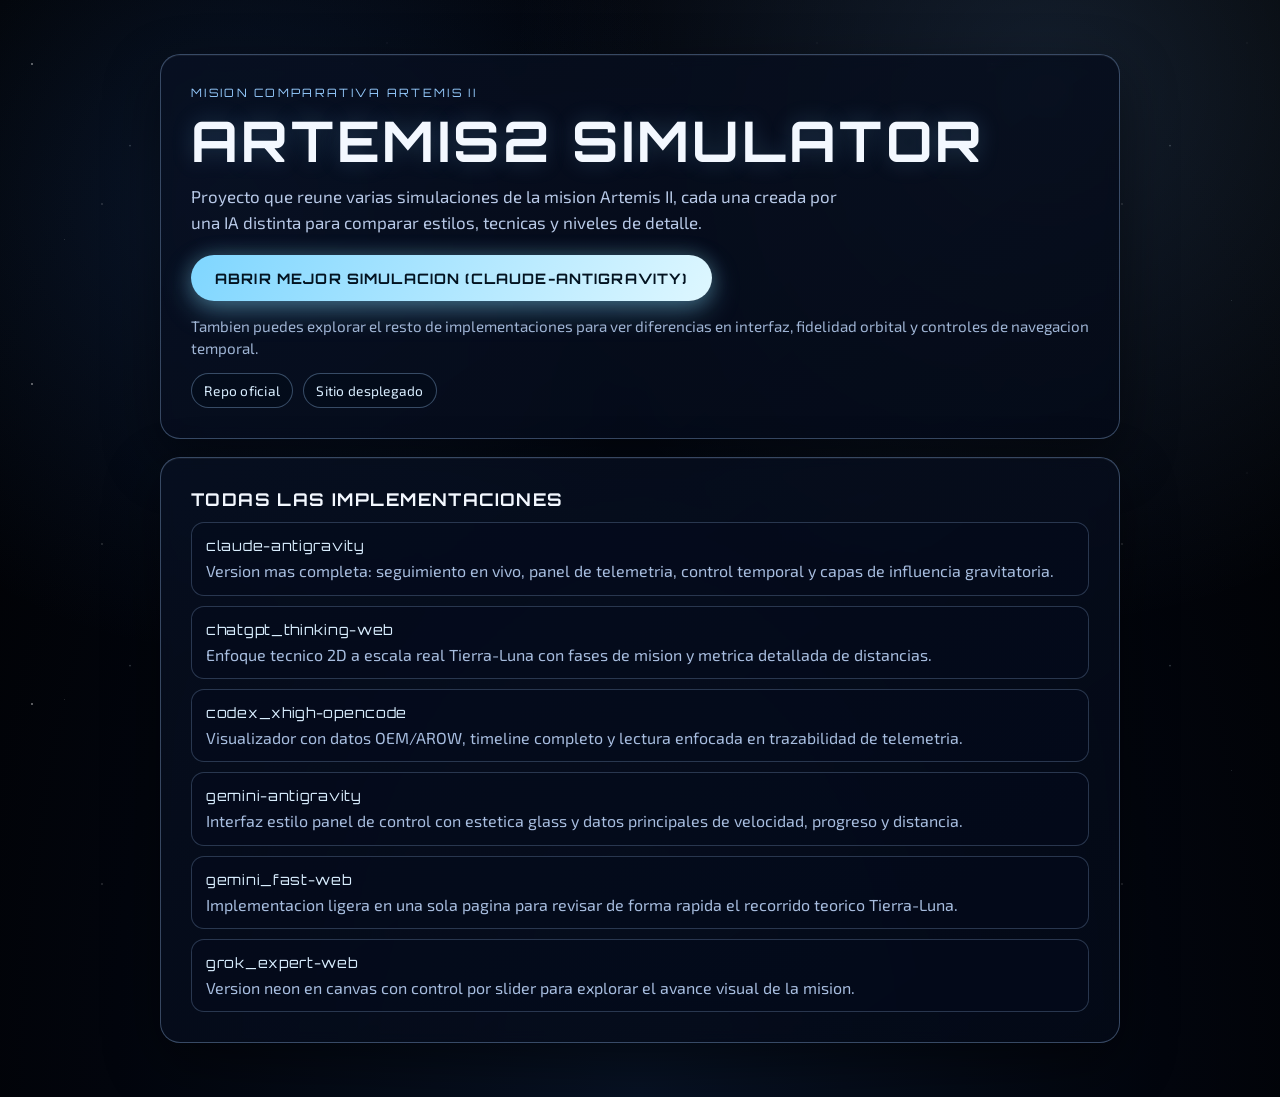
<file: index.html>
<!doctype html>
<html lang="es">
<head>
  <meta charset="utf-8">
  <meta name="viewport" content="width=device-width, initial-scale=1">
  <title>Artemis2 simulator</title>
  <meta name="description" content="Landing page comparativa de simuladores Artemis II creados por distintas IAs.">
  <link rel="preconnect" href="https://fonts.googleapis.com">
  <link rel="preconnect" href="https://fonts.gstatic.com" crossorigin>
  <link href="https://fonts.googleapis.com/css2?family=Orbitron:wght@500;700;800&family=Exo+2:wght@300;400;500;600&display=swap" rel="stylesheet">
  <style>
    :root {
      --text: #f3f8ff;
      --muted: #b7c8e6;
      --panel: rgba(8, 16, 34, 0.76);
      --line: rgba(154, 191, 240, 0.34);
      --accent: #7fd6ff;
      --accent-strong: #def7ff;
      --bg-main: #02050d;
      --bg-deep: #000;
    }

    * {
      box-sizing: border-box;
    }

    html,
    body {
      min-height: 100%;
    }

    body {
      margin: 0;
      color: var(--text);
      font-family: "Exo 2", sans-serif;
      background:
        radial-gradient(circle at 18% 18%, rgba(41, 92, 171, 0.22), transparent 33%),
        radial-gradient(circle at 82% 8%, rgba(120, 180, 255, 0.16), transparent 37%),
        radial-gradient(ellipse at bottom, #071224 0%, var(--bg-main) 58%, var(--bg-deep) 100%);
      overflow-x: hidden;
      position: relative;
    }

    .stars,
    .stars::before,
    .stars::after {
      position: fixed;
      inset: 0;
      content: "";
      pointer-events: none;
      background-repeat: repeat;
    }

    .stars {
      background-image:
        radial-gradient(2px 2px at 10% 20%, rgba(255, 255, 255, 0.9), transparent 62%),
        radial-gradient(1px 1px at 45% 75%, rgba(255, 255, 255, 0.62), transparent 62%),
        radial-gradient(1.5px 1.5px at 70% 35%, rgba(255, 255, 255, 0.75), transparent 62%),
        radial-gradient(1.2px 1.2px at 90% 10%, rgba(255, 255, 255, 0.72), transparent 62%),
        radial-gradient(1.4px 1.4px at 30% 60%, rgba(255, 255, 255, 0.72), transparent 62%);
      background-size: 320px 320px, 380px 380px, 280px 280px, 430px 430px, 340px 340px;
      opacity: 0.92;
      animation: drift-up 120s linear infinite;
    }

    .stars::before {
      background-image:
        radial-gradient(1px 1px at 14% 52%, rgba(255, 255, 255, 0.48), transparent 60%),
        radial-gradient(2px 2px at 58% 18%, rgba(255, 255, 255, 0.5), transparent 62%),
        radial-gradient(1.5px 1.5px at 76% 84%, rgba(255, 255, 255, 0.45), transparent 60%),
        radial-gradient(1px 1px at 90% 58%, rgba(255, 255, 255, 0.4), transparent 60%);
      background-size: 460px 460px, 360px 360px, 500px 500px, 410px 410px;
      opacity: 0.66;
      animation: drift-down 175s linear infinite;
    }

    .stars::after {
      background-image:
        radial-gradient(2px 2px at 25% 28%, rgba(223, 244, 255, 0.75), transparent 65%),
        radial-gradient(1px 1px at 62% 64%, rgba(223, 244, 255, 0.6), transparent 65%),
        radial-gradient(1px 1px at 84% 46%, rgba(223, 244, 255, 0.48), transparent 65%);
      background-size: 520px 520px, 470px 470px, 560px 560px;
      opacity: 0.45;
      animation: twinkle 7s ease-in-out infinite;
    }

    .layout {
      position: relative;
      z-index: 1;
      width: min(960px, 92vw);
      margin: clamp(24px, 6vh, 56px) auto;
      display: grid;
      gap: 18px;
    }

    .panel {
      background: linear-gradient(145deg, var(--panel), rgba(4, 10, 24, 0.82));
      border: 1px solid var(--line);
      border-radius: 20px;
      padding: clamp(18px, 3.8vw, 30px);
      box-shadow:
        0 20px 55px rgba(0, 0, 0, 0.45),
        inset 0 1px 0 rgba(255, 255, 255, 0.05);
      backdrop-filter: blur(7px);
    }

    .tag {
      margin: 0 0 12px;
      font-family: "Orbitron", sans-serif;
      text-transform: uppercase;
      letter-spacing: 0.2em;
      font-size: 0.72rem;
      color: #96ccff;
    }

    h1 {
      margin: 0;
      font-family: "Orbitron", sans-serif;
      text-transform: uppercase;
      letter-spacing: 0.06em;
      line-height: 1.04;
      font-size: clamp(2rem, 6vw, 3.5rem);
      text-shadow: 0 0 22px rgba(128, 200, 255, 0.22);
    }

    .lead {
      margin: 14px 0 20px;
      max-width: 65ch;
      color: var(--muted);
      font-size: 1.06rem;
      line-height: 1.5;
    }

    .cta {
      display: inline-block;
      text-decoration: none;
      font-family: "Orbitron", sans-serif;
      text-transform: uppercase;
      letter-spacing: 0.08em;
      font-size: 0.9rem;
      font-weight: 700;
      color: #031321;
      background: linear-gradient(120deg, var(--accent) 0%, var(--accent-strong) 100%);
      border-radius: 999px;
      padding: 14px 24px;
      box-shadow:
        0 10px 28px rgba(127, 214, 255, 0.34),
        0 0 20px rgba(151, 229, 255, 0.24);
      transition: transform 0.2s ease, box-shadow 0.2s ease;
    }

    .cta:hover,
    .cta:focus-visible {
      transform: translateY(-2px);
      box-shadow:
        0 14px 30px rgba(127, 214, 255, 0.44),
        0 0 24px rgba(151, 229, 255, 0.34);
      outline: none;
    }

    .subtext {
      margin: 14px 0 0;
      color: #9fb4d4;
      font-size: 0.95rem;
      line-height: 1.45;
    }

    .official-links {
      margin-top: 14px;
      display: flex;
      flex-wrap: wrap;
      gap: 10px;
    }

    .official-links a {
      color: #d9eeff;
      text-decoration: none;
      border: 1px solid rgba(157, 198, 245, 0.34);
      background: rgba(4, 12, 27, 0.62);
      padding: 8px 12px;
      border-radius: 999px;
      font-size: 0.86rem;
      letter-spacing: 0.02em;
      transition: border-color 0.2s ease, color 0.2s ease, transform 0.2s ease;
    }

    .official-links a:hover,
    .official-links a:focus-visible {
      color: #9be6ff;
      border-color: rgba(155, 230, 255, 0.75);
      transform: translateY(-1px);
      outline: none;
    }

    h2 {
      margin: 0 0 12px;
      font-family: "Orbitron", sans-serif;
      text-transform: uppercase;
      letter-spacing: 0.08em;
      font-size: 1.1rem;
    }

    .implementations {
      list-style: none;
      margin: 0;
      padding: 0;
      display: grid;
      gap: 10px;
    }

    .implementations li {
      border: 1px solid rgba(157, 198, 245, 0.24);
      border-radius: 13px;
      background: rgba(5, 12, 28, 0.58);
      padding: 12px 14px;
    }

    .implementations a {
      color: #d9eeff;
      text-decoration: none;
      font-family: "Orbitron", sans-serif;
      font-size: 0.88rem;
      letter-spacing: 0.05em;
    }

    .implementations a:hover,
    .implementations a:focus-visible {
      color: #9be6ff;
      outline: none;
    }

    .description {
      display: block;
      margin-top: 6px;
      color: #a7bddf;
      line-height: 1.4;
    }

    @keyframes drift-up {
      from {
        transform: translateY(0);
      }
      to {
        transform: translateY(-200px);
      }
    }

    @keyframes drift-down {
      from {
        transform: translateY(-130px);
      }
      to {
        transform: translateY(0);
      }
    }

    @keyframes twinkle {
      0%,
      100% {
        opacity: 0.28;
      }
      50% {
        opacity: 0.72;
      }
    }

    @media (max-width: 700px) {
      .panel {
        border-radius: 16px;
      }

      .cta {
        width: 100%;
        text-align: center;
      }

      .lead {
        font-size: 1rem;
      }
    }
  </style>
</head>
<body>
  <div class="stars" aria-hidden="true"></div>

  <main class="layout">
    <section class="panel">
      <p class="tag">Mision comparativa Artemis II</p>
      <h1>Artemis2 simulator</h1>
      <p class="lead">Proyecto que reune varias simulaciones de la mision Artemis II, cada una creada por una IA distinta para comparar estilos, tecnicas y niveles de detalle.</p>
      <a class="cta" href="./claude-antigravity/">Abrir mejor simulacion (claude-antigravity)</a>
      <p class="subtext">Tambien puedes explorar el resto de implementaciones para ver diferencias en interfaz, fidelidad orbital y controles de navegacion temporal.</p>
      <div class="official-links">
        <a href="https://github.com/fulldump/artemis2simulator" target="_blank" rel="noopener noreferrer">Repo oficial</a>
        <a href="https://artemis2simulator.holacloud.app" target="_blank" rel="noopener noreferrer">Sitio desplegado</a>
      </div>
    </section>

    <section class="panel">
      <h2>Todas las implementaciones</h2>
      <ul class="implementations">
        <li>
          <a href="./claude-antigravity/">claude-antigravity</a>
          <span class="description">Version mas completa: seguimiento en vivo, panel de telemetria, control temporal y capas de influencia gravitatoria.</span>
        </li>
        <li>
          <a href="./chatgpt_thinking-web/">chatgpt_thinking-web</a>
          <span class="description">Enfoque tecnico 2D a escala real Tierra-Luna con fases de mision y metrica detallada de distancias.</span>
        </li>
        <li>
          <a href="./codex_xhigh-opencode/">codex_xhigh-opencode</a>
          <span class="description">Visualizador con datos OEM/AROW, timeline completo y lectura enfocada en trazabilidad de telemetria.</span>
        </li>
        <li>
          <a href="./gemini-antigravity/">gemini-antigravity</a>
          <span class="description">Interfaz estilo panel de control con estetica glass y datos principales de velocidad, progreso y distancia.</span>
        </li>
        <li>
          <a href="./gemini_fast-web/">gemini_fast-web</a>
          <span class="description">Implementacion ligera en una sola pagina para revisar de forma rapida el recorrido teorico Tierra-Luna.</span>
        </li>
        <li>
          <a href="./grok_expert-web/">grok_expert-web</a>
          <span class="description">Version neon en canvas con control por slider para explorar el avance visual de la mision.</span>
        </li>
      </ul>
    </section>
  </main>
</body>
</html>
</file>
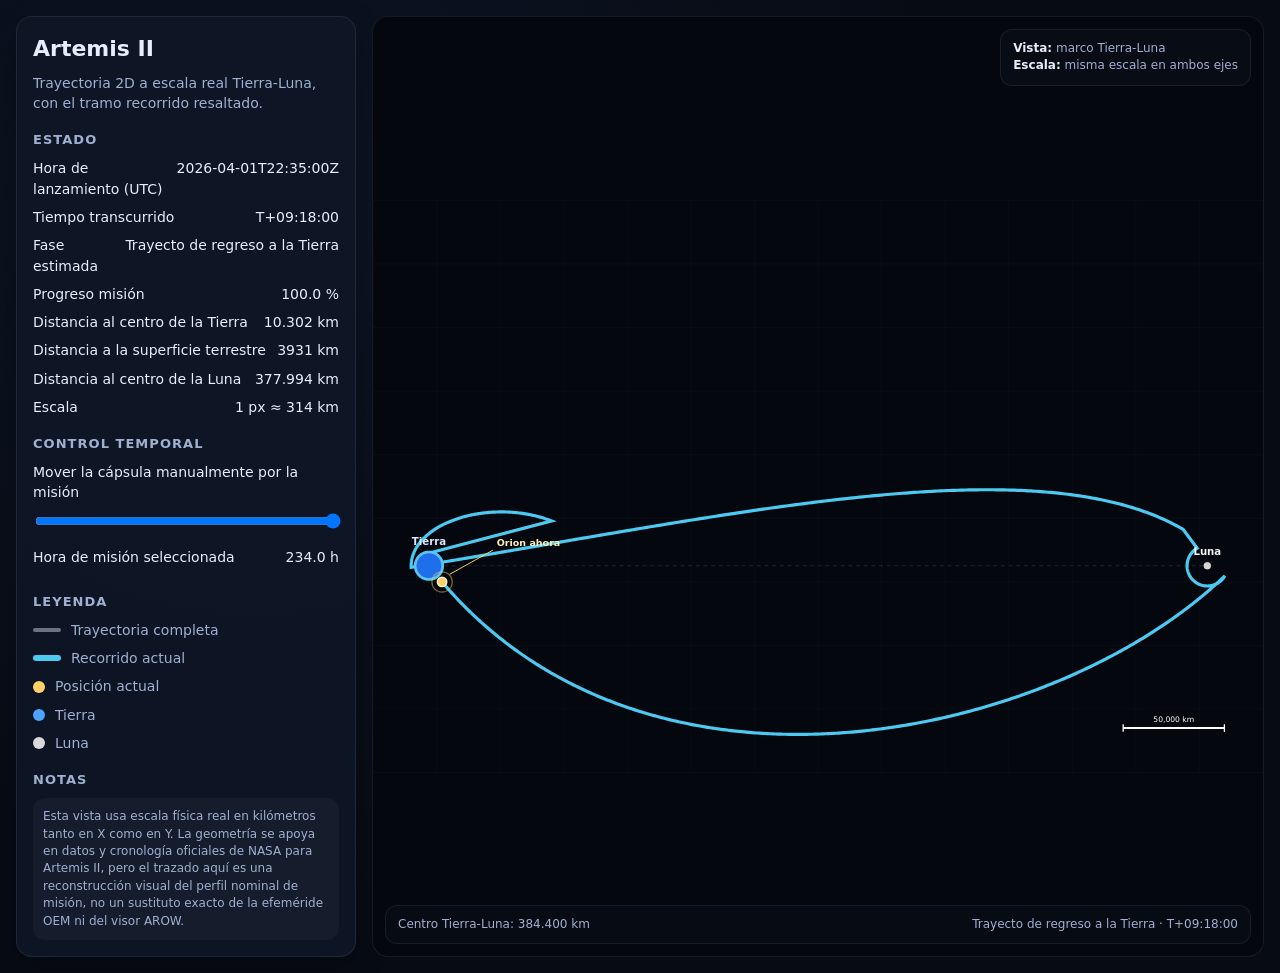
<file: chatgpt_thinking-web/index.html>
<!doctype html>
<html lang="es">
<head>
  <meta charset="utf-8" />
  <meta name="viewport" content="width=device-width, initial-scale=1" />
  <title>Artemis II · trayectoria a escala</title>
  <style>
    :root {
      --bg: #070b14;
      --panel: #0f1726;
      --text: #e6eefc;
      --muted: #9fb0d0;
      --grid: #23304d;
      --planned: #6b7280;
      --flown: #4cc9f0;
      --craft: #ffd166;
      --earth: #4da3ff;
      --moon: #d9d9d9;
      --danger: #ff6b6b;
    }
    * { box-sizing: border-box; }
    body {
      margin: 0;
      background: radial-gradient(circle at 20% 20%, #0d1424 0%, var(--bg) 55%);
      color: var(--text);
      font: 14px/1.45 system-ui, -apple-system, Segoe UI, Roboto, sans-serif;
    }
    .wrap {
      display: grid;
      grid-template-columns: 340px 1fr;
      gap: 16px;
      padding: 16px;
      min-height: 100vh;
    }
    .panel {
      background: rgba(15, 23, 38, 0.9);
      border: 1px solid rgba(255,255,255,0.08);
      border-radius: 16px;
      padding: 16px;
      box-shadow: 0 10px 30px rgba(0,0,0,0.25);
    }
    h1 { font-size: 22px; margin: 0 0 8px; }
    h2 { font-size: 13px; letter-spacing: .08em; text-transform: uppercase; color: var(--muted); margin: 18px 0 8px; }
    .meta { color: var(--muted); margin-bottom: 10px; }
    .kv { display: grid; grid-template-columns: 1fr auto; gap: 8px; margin: 8px 0; }
    .kv div:last-child { font-variant-numeric: tabular-nums; }
    .legend { display: grid; gap: 8px; }
    .leg { display: flex; align-items: center; gap: 10px; color: var(--muted); }
    .sw { width: 28px; height: 4px; border-radius: 99px; }
    .dot { width: 12px; height: 12px; border-radius: 50%; }
    .note {
      color: var(--muted);
      font-size: 12px;
      background: rgba(255,255,255,0.03);
      border-radius: 12px;
      padding: 10px;
    }
    .controls { display: grid; gap: 8px; }
    input[type="range"] { width: 100%; }
    .viz {
      position: relative;
      background: #04070d;
      border: 1px solid rgba(255,255,255,0.08);
      border-radius: 16px;
      overflow: hidden;
      min-height: 720px;
    }
    svg { width: 100%; height: 100%; display: block; }
    .overlay {
      position: absolute;
      inset: 12px 12px auto auto;
      background: rgba(10, 14, 24, 0.8);
      border: 1px solid rgba(255,255,255,0.08);
      border-radius: 12px;
      padding: 10px 12px;
      color: var(--muted);
      font-size: 12px;
      backdrop-filter: blur(8px);
    }
    .overlay strong { color: var(--text); }
    .footer {
      position: absolute;
      left: 12px;
      right: 12px;
      bottom: 12px;
      display: flex;
      justify-content: space-between;
      gap: 12px;
      color: var(--muted);
      font-size: 12px;
      background: rgba(10, 14, 24, 0.78);
      border: 1px solid rgba(255,255,255,0.08);
      border-radius: 12px;
      padding: 10px 12px;
      backdrop-filter: blur(8px);
    }
    @media (max-width: 1000px) {
      .wrap { grid-template-columns: 1fr; }
      .viz { min-height: 540px; }
    }
  </style>
</head>
<body>
  <div class="wrap">
    <aside class="panel">
      <h1>Artemis II</h1>
      <div class="meta">Trayectoria 2D a escala real Tierra‑Luna, con el tramo recorrido resaltado.</div>

      <h2>Estado</h2>
      <div class="kv"><div>Hora de lanzamiento (UTC)</div><div id="launchUtc"></div></div>
      <div class="kv"><div>Tiempo transcurrido</div><div id="elapsed"></div></div>
      <div class="kv"><div>Fase estimada</div><div id="phase"></div></div>
      <div class="kv"><div>Progreso misión</div><div id="progress"></div></div>
      <div class="kv"><div>Distancia al centro de la Tierra</div><div id="distEarth"></div></div>
      <div class="kv"><div>Distancia a la superficie terrestre</div><div id="altEarth"></div></div>
      <div class="kv"><div>Distancia al centro de la Luna</div><div id="distMoon"></div></div>
      <div class="kv"><div>Escala</div><div id="scaleLabel"></div></div>

      <h2>Control temporal</h2>
      <div class="controls">
        <label for="hours">Mover la cápsula manualmente por la misión</label>
        <input id="hours" type="range" min="0" max="234" step="0.1" />
        <div class="kv"><div>Hora de misión seleccionada</div><div id="selectedHours"></div></div>
      </div>

      <h2>Leyenda</h2>
      <div class="legend">
        <div class="leg"><span class="sw" style="background: var(--planned)"></span>Trayectoria completa</div>
        <div class="leg"><span class="sw" style="background: var(--flown); height:6px;"></span>Recorrido actual</div>
        <div class="leg"><span class="dot" style="background: var(--craft)"></span>Posición actual</div>
        <div class="leg"><span class="dot" style="background: var(--earth)"></span>Tierra</div>
        <div class="leg"><span class="dot" style="background: var(--moon)"></span>Luna</div>
      </div>

      <h2>Notas</h2>
      <div class="note">
        Esta vista usa escala física real en kilómetros tanto en X como en Y. La geometría se apoya en datos y cronología oficiales de NASA para Artemis II, pero el trazado aquí es una reconstrucción visual del perfil nominal de misión, no un sustituto exacto de la efeméride OEM ni del visor AROW.
      </div>
    </aside>

    <main class="viz">
      <svg id="svg" viewBox="0 0 1400 900" preserveAspectRatio="xMidYMid meet" aria-label="Trayectoria de Artemis II"></svg>
      <div class="overlay">
        <div><strong>Vista:</strong> marco Tierra‑Luna</div>
        <div><strong>Escala:</strong> misma escala en ambos ejes</div>
      </div>
      <div class="footer">
        <div id="footerLeft"></div>
        <div id="footerRight"></div>
      </div>
    </main>
  </div>

  <script>
    const CONFIG = {
      launchUtc: new Date('2026-04-01T22:35:00Z'),
      missionHours: 234,
      earthRadiusKm: 6371,
      moonRadiusKm: 1737.4,
      moonXKm: 384400,
      moonYKm: 0,
      // Hitos apoyados por cronología pública de NASA.
      // TLI ~ 01/01:37 después del despegue en el overview timeline.
      phaseHours: {
        lowEarthOpsEnd: 13.75,
        highEarthOrbitEnd: 25.62,
        lunarFlybyStart: 132,
        lunarFlybyEnd: 138,
        returnToEarthEnd: 234
      }
    };

    const svg = document.getElementById('svg');
    const slider = document.getElementById('hours');
    slider.value = elapsedHoursNow().toFixed(1);

    function elapsedHoursNow() {
      return Math.max(0, Math.min(CONFIG.missionHours, (Date.now() - CONFIG.launchUtc.getTime()) / 36e5));
    }

    function fmtKm(v) {
      return new Intl.NumberFormat('es-ES', { maximumFractionDigits: 0 }).format(v) + ' km';
    }

    function fmtHours(h) {
      const totalMin = Math.max(0, Math.round(h * 60));
      const days = Math.floor(totalMin / (24 * 60));
      const rem = totalMin - days * 24 * 60;
      const hh = Math.floor(rem / 60);
      const mm = rem % 60;
      return `T+${String(days).padStart(2,'0')}:${String(hh).padStart(2,'0')}:${String(mm).padStart(2,'0')}`;
    }

    function lerp(a, b, t) {
      return { x: a.x + (b.x - a.x) * t, y: a.y + (b.y - a.y) * t };
    }

    function bezier(p0, p1, p2, p3, n = 200) {
      const pts = [];
      for (let i = 0; i <= n; i++) {
        const t = i / n;
        const mt = 1 - t;
        const x = mt**3*p0.x + 3*mt**2*t*p1.x + 3*mt*t**2*p2.x + t**3*p3.x;
        const y = mt**3*p0.y + 3*mt**2*t*p1.y + 3*mt*t**2*p2.y + t**3*p3.y;
        pts.push({x, y});
      }
      return pts;
    }

    function circleArc(r, startDeg, endDeg, n = 180) {
      const pts = [];
      const s = startDeg * Math.PI / 180;
      const e = endDeg * Math.PI / 180;
      for (let i = 0; i <= n; i++) {
        const t = i / n;
        const a = s + (e - s) * t;
        pts.push({ x: Math.cos(a) * r, y: Math.sin(a) * r });
      }
      return pts;
    }

    // Elipse con la Tierra en uno de los focos, adecuada para la etapa en órbita alta.
    function focusEllipse(rp, ra, startDeg, endDeg, rotateDeg = 0, n = 220) {
      const pts = [];
      const a = (rp + ra) / 2;
      const e = (ra - rp) / (ra + rp);
      const p = a * (1 - e * e);
      const rot = rotateDeg * Math.PI / 180;
      const s = startDeg * Math.PI / 180;
      const eA = endDeg * Math.PI / 180;
      for (let i = 0; i <= n; i++) {
        const t = i / n;
        const nu = s + (eA - s) * t;
        const r = p / (1 + e * Math.cos(nu));
        const x0 = r * Math.cos(nu);
        const y0 = r * Math.sin(nu);
        const x = x0 * Math.cos(rot) - y0 * Math.sin(rot);
        const y = x0 * Math.sin(rot) + y0 * Math.cos(rot);
        pts.push({x, y});
      }
      return pts;
    }

    function arcAround(center, radius, startDeg, endDeg, n = 140) {
      return circleArc(radius, startDeg, endDeg, n).map(p => ({x: p.x + center.x, y: p.y + center.y}));
    }

    function joinSegments(...segments) {
      const out = [];
      for (const seg of segments) {
        if (!seg.length) continue;
        if (!out.length) out.push(...seg);
        else out.push(...seg.slice(1));
      }
      return out;
    }

    function buildTrajectory() {
      // 1) Órbita baja inicial: ~1.5 vueltas compactas alrededor de la Tierra.
      const lowOrbit = circleArc(CONFIG.earthRadiusKm + 300, -100, 440, 260);

      // 2) Órbita alta: aproxima el perfil 1,500 x 46,000 mi citado en la prensa técnica.
      //    En km: ~2,414 x 74,030 sobre la superficie. Radios desde el centro terrestre:
      const rp = CONFIG.earthRadiusKm + 2414;
      const ra = CONFIG.earthRadiusKm + 74030;
      const highOrbit = focusEllipse(rp, ra, -160, 5, 180, 320);

      const hoEnd = highOrbit[highOrbit.length - 1];

      // 3) Tránsito a la Luna, en marco Tierra-Luna, como arco de retorno libre nominal.
      const toMoon = bezier(
        hoEnd,
        { x: 150000, y: 25000 },
        { x: 300000, y: 60000 },
        { x: CONFIG.moonXKm - 12000, y: 18000 },
        260
      );

      // 4) Sobrevuelo por la cara oculta, a miles de millas de altitud sobre la superficie.
      const moonFlyby = arcAround(
        { x: CONFIG.moonXKm, y: CONFIG.moonYKm },
        10000,
        120,
        330,
        160
      );

      const flyEnd = moonFlyby[moonFlyby.length - 1];

      // 5) Regreso de retorno libre hasta entrada atmosférica.
      const returnLeg = bezier(
        flyEnd,
        { x: 310000, y: -85000 },
        { x: 110000, y: -130000 },
        { x: CONFIG.earthRadiusKm + 120, y: -8000 },
        340
      );

      return {
        segments: { lowOrbit, highOrbit, toMoon, moonFlyby, returnLeg },
        full: joinSegments(lowOrbit, highOrbit, toMoon, moonFlyby, returnLeg)
      };
    }

    const TRAJ = buildTrajectory();

    function phaseAt(hours) {
      const p = CONFIG.phaseHours;
      if (hours < p.lowEarthOpsEnd) return 'Órbita terrestre inicial y comprobaciones';
      if (hours < p.highEarthOrbitEnd) return 'Órbita terrestre alta previa a TLI';
      if (hours < p.lunarFlybyStart) return 'Tránsito translunar';
      if (hours < p.lunarFlybyEnd) return 'Sobrevuelo lunar';
      return 'Trayecto de regreso a la Tierra';
    }

    function pointAtMissionHour(hours) {
      const p = CONFIG.phaseHours;
      const s = TRAJ.segments;
      if (hours <= p.lowEarthOpsEnd) {
        return pointAlong(s.lowOrbit, hours / p.lowEarthOpsEnd);
      }
      if (hours <= p.highEarthOrbitEnd) {
        return pointAlong(s.highOrbit, (hours - p.lowEarthOpsEnd) / (p.highEarthOrbitEnd - p.lowEarthOpsEnd));
      }
      if (hours <= p.lunarFlybyStart) {
        return pointAlong(s.toMoon, (hours - p.highEarthOrbitEnd) / (p.lunarFlybyStart - p.highEarthOrbitEnd));
      }
      if (hours <= p.lunarFlybyEnd) {
        return pointAlong(s.moonFlyby, (hours - p.lunarFlybyStart) / (p.lunarFlybyEnd - p.lunarFlybyStart));
      }
      return pointAlong(s.returnLeg, (hours - p.lunarFlybyEnd) / (p.returnToEarthEnd - p.lunarFlybyEnd));
    }

    function flownPathUntil(hours) {
      const pts = [];
      const p = CONFIG.phaseHours;
      const s = TRAJ.segments;

      function take(segment, frac) {
        const n = Math.max(2, Math.floor((segment.length - 1) * frac) + 1);
        return segment.slice(0, n);
      }

      if (hours <= p.lowEarthOpsEnd) return take(s.lowOrbit, hours / p.lowEarthOpsEnd);
      pts.push(...s.lowOrbit);

      if (hours <= p.highEarthOrbitEnd) return joinSegments(pts, take(s.highOrbit, (hours - p.lowEarthOpsEnd) / (p.highEarthOrbitEnd - p.lowEarthOpsEnd)));
      pts.push(...s.highOrbit);

      if (hours <= p.lunarFlybyStart) return joinSegments(pts, take(s.toMoon, (hours - p.highEarthOrbitEnd) / (p.lunarFlybyStart - p.highEarthOrbitEnd)));
      pts.push(...s.toMoon);

      if (hours <= p.lunarFlybyEnd) return joinSegments(pts, take(s.moonFlyby, (hours - p.lunarFlybyStart) / (p.lunarFlybyEnd - p.lunarFlybyStart)));
      pts.push(...s.moonFlyby);

      return joinSegments(pts, take(s.returnLeg, (hours - p.lunarFlybyEnd) / (p.returnToEarthEnd - p.lunarFlybyEnd)));
    }

    function pointAlong(points, t) {
      const clamped = Math.max(0, Math.min(1, t));
      const idx = clamped * (points.length - 1);
      const i = Math.floor(idx);
      const frac = idx - i;
      if (i >= points.length - 1) return points[points.length - 1];
      return lerp(points[i], points[i + 1], frac);
    }

    function bounds(points) {
      let minX = Infinity, maxX = -Infinity, minY = Infinity, maxY = -Infinity;
      for (const p of points) {
        minX = Math.min(minX, p.x);
        maxX = Math.max(maxX, p.x);
        minY = Math.min(minY, p.y);
        maxY = Math.max(maxY, p.y);
      }
      return { minX, maxX, minY, maxY };
    }

    const allForBounds = [
      ...TRAJ.full,
      { x: -CONFIG.earthRadiusKm, y: -CONFIG.earthRadiusKm },
      { x: CONFIG.earthRadiusKm, y: CONFIG.earthRadiusKm },
      { x: CONFIG.moonXKm - CONFIG.moonRadiusKm, y: -CONFIG.moonRadiusKm },
      { x: CONFIG.moonXKm + CONFIG.moonRadiusKm, y: CONFIG.moonRadiusKm }
    ];
    const B = bounds(allForBounds);

    const width = 1400;
    const height = 900;
    const pad = 60;
    const scaleX = (width - 2 * pad) / (B.maxX - B.minX);
    const scaleY = (height - 2 * pad) / (B.maxY - B.minY);
    const scale = Math.min(scaleX, scaleY); // misma escala en ambos ejes

    function sx(x) { return pad + (x - B.minX) * scale; }
    function sy(y) { return height - pad - (y - B.minY) * scale; }

    function pathD(points) {
      return points.map((p, i) => `${i === 0 ? 'M' : 'L'} ${sx(p.x).toFixed(2)} ${sy(p.y).toFixed(2)}`).join(' ');
    }

    function el(name, attrs = {}, children = []) {
      const node = document.createElementNS('http://www.w3.org/2000/svg', name);
      for (const [k, v] of Object.entries(attrs)) node.setAttribute(k, v);
      for (const child of children) node.appendChild(child);
      return node;
    }

    function draw(hours) {
      const current = pointAtMissionHour(hours);
      const flown = flownPathUntil(hours);
      const distEarth = Math.hypot(current.x, current.y);
      const distMoon = Math.hypot(current.x - CONFIG.moonXKm, current.y - CONFIG.moonYKm);

      svg.innerHTML = '';

      // Fondo con rejilla ligera.
      for (let x = 0; x <= width; x += 100) {
        svg.appendChild(el('line', { x1: x, y1: 0, x2: x, y2: height, stroke: 'rgba(255,255,255,0.04)', 'stroke-width': 1 }));
      }
      for (let y = 0; y <= height; y += 100) {
        svg.appendChild(el('line', { x1: 0, y1: y, x2: width, y2: y, stroke: 'rgba(255,255,255,0.04)', 'stroke-width': 1 }));
      }

      // Línea Tierra-Luna.
      svg.appendChild(el('line', {
        x1: sx(0), y1: sy(0), x2: sx(CONFIG.moonXKm), y2: sy(CONFIG.moonYKm),
        stroke: 'rgba(255,255,255,0.12)', 'stroke-width': 1.5, 'stroke-dasharray': '6 6'
      }));

      // Trayectoria completa.
      svg.appendChild(el('path', {
        d: pathD(TRAJ.full), fill: 'none', stroke: '#7d8597', 'stroke-opacity': 0.85, 'stroke-width': 2
      }));

      // Tramo recorrido.
      svg.appendChild(el('path', {
        d: pathD(flown), fill: 'none', stroke: getComputedStyle(document.documentElement).getPropertyValue('--flown').trim(),
        'stroke-width': 5, 'stroke-linecap': 'round'
      }));

      // Tierra.
      svg.appendChild(el('circle', {
        cx: sx(0), cy: sy(0), r: CONFIG.earthRadiusKm * scale,
        fill: '#1f6feb', stroke: 'rgba(255,255,255,0.35)', 'stroke-width': 1.5
      }));
      svg.appendChild(el('text', {
        x: sx(0), y: sy(0) - CONFIG.earthRadiusKm * scale - 12,
        fill: '#dbeafe', 'text-anchor': 'middle', 'font-size': 16, 'font-weight': 600
      }, [document.createTextNode('Tierra')]));

      // Luna.
      svg.appendChild(el('circle', {
        cx: sx(CONFIG.moonXKm), cy: sy(CONFIG.moonYKm), r: CONFIG.moonRadiusKm * scale,
        fill: '#d6d3d1', stroke: 'rgba(255,255,255,0.35)', 'stroke-width': 1.2
      }));
      svg.appendChild(el('text', {
        x: sx(CONFIG.moonXKm), y: sy(CONFIG.moonYKm) - CONFIG.moonRadiusKm * scale - 12,
        fill: '#f3f4f6', 'text-anchor': 'middle', 'font-size': 16, 'font-weight': 600
      }, [document.createTextNode('Luna')]));

      // Punto actual.
      svg.appendChild(el('circle', {
        cx: sx(current.x), cy: sy(current.y), r: 7.5,
        fill: '#ffd166', stroke: '#fff7d6', 'stroke-width': 2
      }));
      svg.appendChild(el('circle', {
        cx: sx(current.x), cy: sy(current.y), r: 16,
        fill: 'none', stroke: 'rgba(255,209,102,0.45)', 'stroke-width': 2
      }));
      svg.appendChild(el('line', {
        x1: sx(current.x) + 12, y1: sy(current.y) - 12, x2: sx(current.x) + 80, y2: sy(current.y) - 50,
        stroke: '#ffd166', 'stroke-width': 1.5
      }));
      svg.appendChild(el('text', {
        x: sx(current.x) + 86, y: sy(current.y) - 56,
        fill: '#fff1b5', 'font-size': 15, 'font-weight': 700
      }, [document.createTextNode('Orion ahora')]));

      // Etiquetas de escala física.
      const barKm = 50000;
      const barPx = barKm * scale;
      const bx = width - 220;
      const by = height - 70;
      svg.appendChild(el('line', { x1: bx, y1: by, x2: bx + barPx, y2: by, stroke: '#fff', 'stroke-width': 3 }));
      svg.appendChild(el('line', { x1: bx, y1: by - 6, x2: bx, y2: by + 6, stroke: '#fff', 'stroke-width': 2 }));
      svg.appendChild(el('line', { x1: bx + barPx, y1: by - 6, x2: bx + barPx, y2: by + 6, stroke: '#fff', 'stroke-width': 2 }));
      svg.appendChild(el('text', {
        x: bx + barPx / 2, y: by - 10, fill: '#fff', 'text-anchor': 'middle', 'font-size': 12
      }, [document.createTextNode('50,000 km')]));

      document.getElementById('launchUtc').textContent = CONFIG.launchUtc.toISOString().replace('.000Z', 'Z');
      document.getElementById('elapsed').textContent = fmtHours(hours);
      document.getElementById('phase').textContent = phaseAt(hours);
      document.getElementById('progress').textContent = `${(hours / CONFIG.missionHours * 100).toFixed(1)} %`;
      document.getElementById('distEarth').textContent = fmtKm(distEarth);
      document.getElementById('altEarth').textContent = fmtKm(Math.max(0, distEarth - CONFIG.earthRadiusKm));
      document.getElementById('distMoon').textContent = fmtKm(distMoon);
      document.getElementById('selectedHours').textContent = `${hours.toFixed(1)} h`;
      document.getElementById('scaleLabel').textContent = `1 px ≈ ${(1 / scale).toFixed(0)} km`;
      document.getElementById('footerLeft').textContent = `Centro Tierra‑Luna: ${fmtKm(CONFIG.moonXKm)}`;
      document.getElementById('footerRight').textContent = `${phaseAt(hours)} · ${fmtHours(hours)}`;
    }

    slider.addEventListener('input', () => draw(parseFloat(slider.value)));
    draw(parseFloat(slider.value));
  </script>
</body>
</html>
</file>
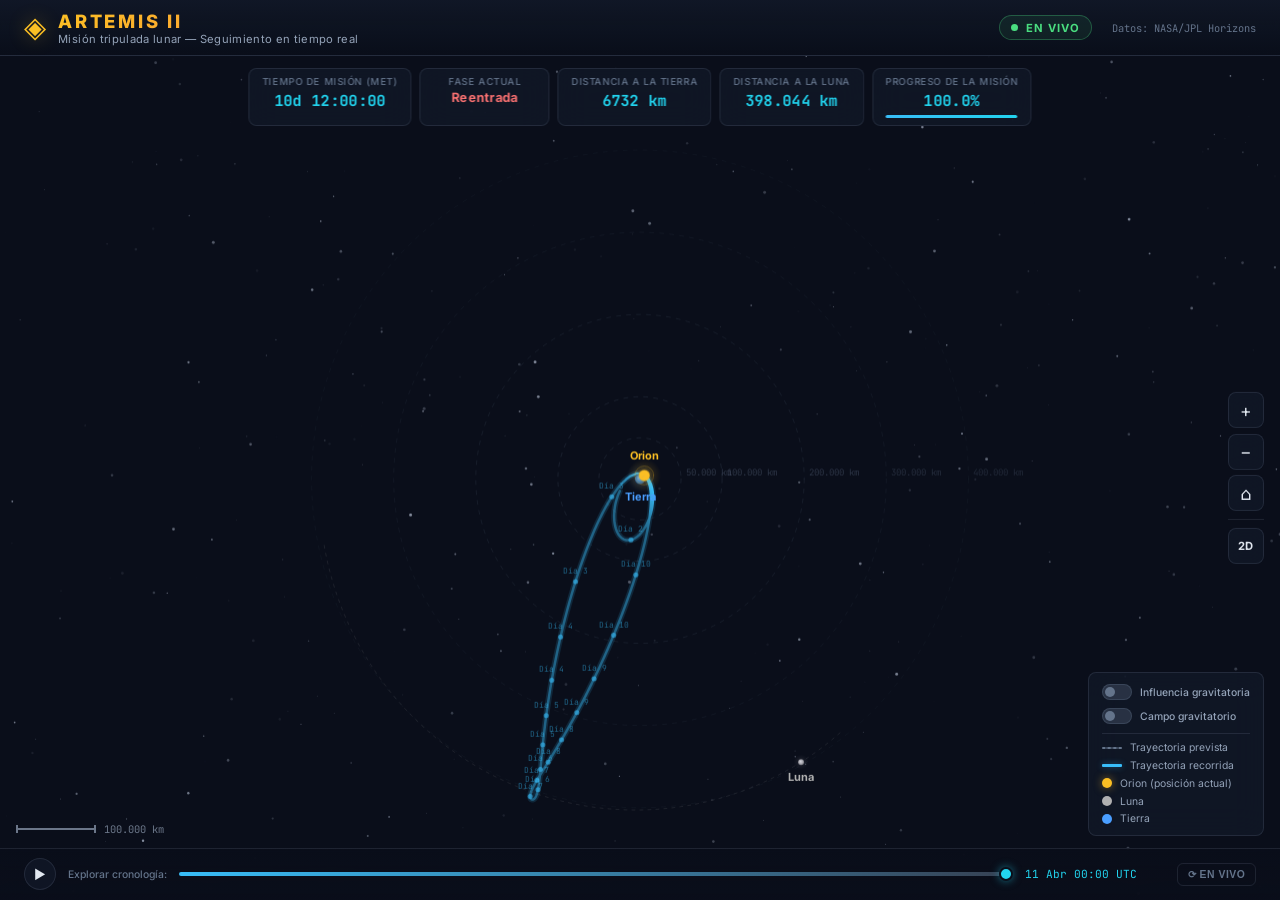
<file: claude-antigravity/index.html>
<!DOCTYPE html>
<html lang="es">
<head>
    <meta charset="UTF-8">
    <meta name="viewport" content="width=device-width, initial-scale=1.0, maximum-scale=1.0, user-scalable=no, viewport-fit=cover">
    <title>Artemis II — Seguimiento en Tiempo Real</title>
    <meta name="description" content="Visualización a escala real de la trayectoria de la misión Artemis II alrededor de la Luna, con datos de telemetría del JPL Horizons de la NASA.">
    <link rel="preconnect" href="https://fonts.googleapis.com">
    <link href="https://fonts.googleapis.com/css2?family=Inter:wght@300;400;500;600;700;800;900&family=JetBrains+Mono:wght@400;500&display=swap" rel="stylesheet">
    <link rel="stylesheet" href="style.css">
</head>
<body>
    <div id="app">
        <!-- Header -->
        <header id="header">
            <div class="header-left">
                <div class="mission-badge">
                    <span class="badge-icon">◈</span>
                    <div>
                        <h1>ARTEMIS II</h1>
                        <p class="subtitle">Misión tripulada lunar — Seguimiento en tiempo real</p>
                    </div>
                </div>
            </div>
            <div class="header-right">
                <div class="live-indicator" id="liveIndicator">
                    <span class="live-dot"></span>
                    <span>EN VIVO</span>
                </div>
                <div class="data-source">
                    Datos: NASA/JPL Horizons
                </div>
            </div>
        </header>

        <!-- Main visualization -->
        <main id="main">
            <canvas id="trajectoryCanvas"></canvas>
            
            <!-- Info overlay -->
            <div id="infoPanel" class="info-panel">
                <div class="info-row info-row-desktop">
                    <div class="info-card" id="cardMET">
                        <span class="info-label">Tiempo de misión (MET)</span>
                        <span class="info-value" id="metValue">--:--:--</span>
                    </div>
                    <div class="info-card" id="cardPhase">
                        <span class="info-label">Fase actual</span>
                        <span class="info-value phase-value" id="phaseValue">—</span>
                    </div>
                    <div class="info-card" id="cardDistEarth">
                        <span class="info-label">Distancia a la Tierra</span>
                        <span class="info-value" id="distEarthValue">— km</span>
                    </div>
                    <div class="info-card" id="cardDistMoon">
                        <span class="info-label">Distancia a la Luna</span>
                        <span class="info-value" id="distMoonValue">— km</span>
                    </div>
                    <div class="info-card" id="cardProgress">
                        <span class="info-label">Progreso de la misión</span>
                        <span class="info-value" id="progressValue">—%</span>
                        <div class="progress-bar">
                            <div class="progress-fill" id="progressFill"></div>
                        </div>
                    </div>
                </div>
                <!-- Compact mobile info strip -->
                <div class="info-row info-row-mobile">
                    <div class="info-strip">
                        <div class="info-strip-item">
                            <span class="info-strip-label">MET</span>
                            <span class="info-strip-value" id="metValueMobile">--:--:--</span>
                        </div>
                        <span class="info-strip-sep">│</span>
                        <div class="info-strip-item">
                            <span class="info-strip-label">Fase</span>
                            <span class="info-strip-value phase-value" id="phaseValueMobile">—</span>
                        </div>
                        <span class="info-strip-sep">│</span>
                        <div class="info-strip-item">
                            <span class="info-strip-label">🌍</span>
                            <span class="info-strip-value" id="distEarthValueMobile">—</span>
                        </div>
                        <span class="info-strip-sep">│</span>
                        <div class="info-strip-item">
                            <span class="info-strip-label">🌙</span>
                            <span class="info-strip-value" id="distMoonValueMobile">—</span>
                        </div>
                    </div>
                    <div class="info-strip-progress">
                        <div class="progress-bar">
                            <div class="progress-fill" id="progressFillMobile"></div>
                        </div>
                        <span class="info-strip-value" id="progressValueMobile" style="font-size:0.6rem">—%</span>
                    </div>
                </div>
            </div>
            
            <!-- Controls -->
            <div id="controls" class="controls">
                <button id="btnZoomIn" class="ctrl-btn" title="Acercar">+</button>
                <button id="btnZoomOut" class="ctrl-btn" title="Alejar">−</button>
                <button id="btnReset" class="ctrl-btn" title="Centrar">⌂</button>
                <div class="ctrl-separator"></div>
                <button id="btnToggle2D3D" class="ctrl-btn text-btn" title="Alternar vista">2D</button>
            </div>

            <!-- Scale indicator -->
            <div id="scaleIndicator" class="scale-indicator">
                <div class="scale-bar"></div>
                <span id="scaleLabel">— km</span>
            </div>
            
            <!-- Legend -->
            <div id="legend" class="legend">
                <label class="legend-toggle" id="gravityToggle">
                    <input type="checkbox" id="chkGravity">
                    <span class="toggle-switch"></span>
                    <span class="toggle-label">Influencia gravitatoria</span>
                </label>
                <label class="legend-toggle" id="gravFieldToggle">
                    <input type="checkbox" id="chkGravField">
                    <span class="toggle-switch toggle-switch-warm"></span>
                    <span class="toggle-label">Campo gravitatorio</span>
                </label>
                <div class="legend-separator"></div>
                <div class="legend-item">
                    <span class="legend-line future"></span>
                    <span>Trayectoria prevista</span>
                </div>
                <div class="legend-item">
                    <span class="legend-line completed"></span>
                    <span>Trayectoria recorrida</span>
                </div>
                <div class="legend-item">
                    <span class="legend-dot orion"></span>
                    <span>Orion (posición actual)</span>
                </div>
                <div class="legend-item">
                    <span class="legend-dot moon-legend"></span>
                    <span>Luna</span>
                </div>
                <div class="legend-item">
                    <span class="legend-dot earth-legend"></span>
                    <span>Tierra</span>
                </div>
            </div>

            <!-- Time slider -->
            <div id="timeControl" class="time-control">
                <button id="btnPlay" class="ctrl-btn btn-play" title="Reproducir misión">▶</button>
                <label for="timeSlider" class="time-label">Explorar cronología:</label>
                <input type="range" id="timeSlider" min="0" max="1000" value="0" step="1">
                <span id="timeDisplay" class="time-display">—</span>
                <button id="btnLive" class="btn-live" title="Volver al tiempo real">⟳ EN VIVO</button>
            </div>
        </main>
    </div>

    <script src="trajectory_data.js"></script>
    <script src="script.js"></script>
</body>
</html>
</file>
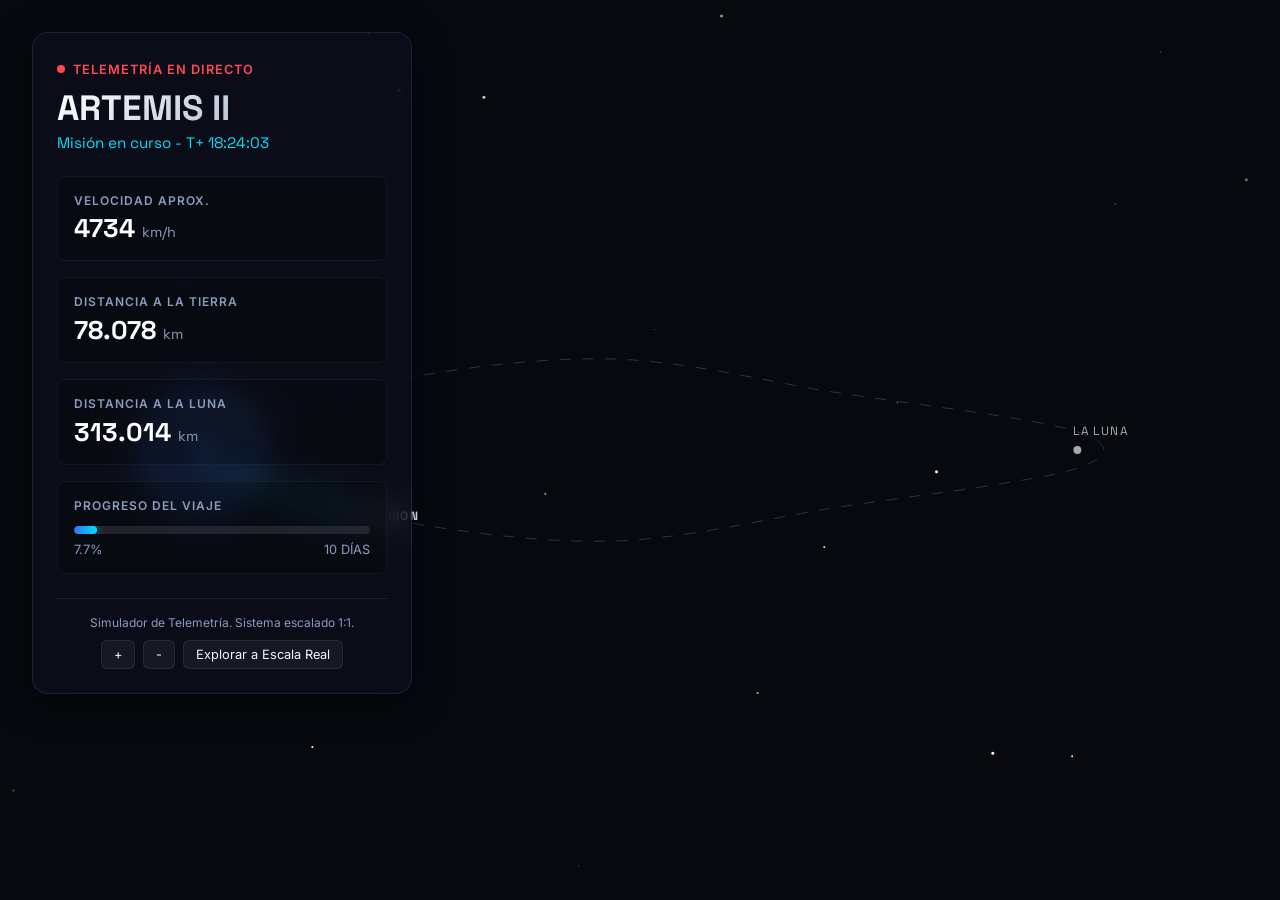
<file: gemini-antigravity/index.html>
<!DOCTYPE html>
<html lang="es">
<head>
    <meta charset="UTF-8">
    <meta name="viewport" content="width=device-width, initial-scale=1.0">
    <title>Misión Artemis II - Seguimiento en Tiempo Real</title>
    <link href="https://fonts.googleapis.com/css2?family=Inter:wght@300;400;600;800&family=Space+Grotesk:wght@400;700&display=swap" rel="stylesheet">
    <link rel="stylesheet" href="style.css">
</head>
<body>
    <div id="app">
        <!-- Canvas para el mapa estelar y trayectoria -->
        <canvas id="spaceMap"></canvas>

        <!-- Panel de Telemetría (Glassmorphism) -->
        <div class="telemetry-panel">
            <div class="panel-header">
                <div class="live-indicator">
                    <span class="pulsing-dot"></span>
                    TELEMETRÍA EN DIRECTO
                </div>
                <h1>ARTEMIS II</h1>
                <p class="mission-status">Misión en curso - T+ <span id="met">18:23:55</span></p>
            </div>

            <div class="data-grid">
                <div class="data-card">
                    <span class="data-label">VELOCIDAD APROX.</span>
                    <span class="data-value" id="vel">0 <span class="unit">km/h</span></span>
                </div>
                <div class="data-card">
                    <span class="data-label">DISTANCIA A LA TIERRA</span>
                    <span class="data-value" id="dist-earth">0 <span class="unit">km</span></span>
                </div>
                <div class="data-card">
                    <span class="data-label">DISTANCIA A LA LUNA</span>
                    <span class="data-value" id="dist-moon">0 <span class="unit">km</span></span>
                </div>
                <div class="data-card">
                    <span class="data-label">PROGRESO DEL VIAJE</span>
                    <div class="progress-bar-container">
                        <div class="progress-bar" id="progress-bar"></div>
                    </div>
                    <div class="progress-stats">
                        <span id="progress-text">0%</span>
                        <span>10 DÍAS</span>
                    </div>
                </div>
            </div>

            <div class="info-footer">
                <p>Simulador de Telemetría. Sistema escalado 1:1.</p>
                <div class="controls">
                    <button id="btn-zoom-in">+</button>
                    <button id="btn-zoom-out">-</button>
                    <button id="btn-reset">Explorar a Escala Real</button>
                </div>
            </div>
        </div>
    </div>
    <script src="script.js"></script>
</body>
</html>
</file>
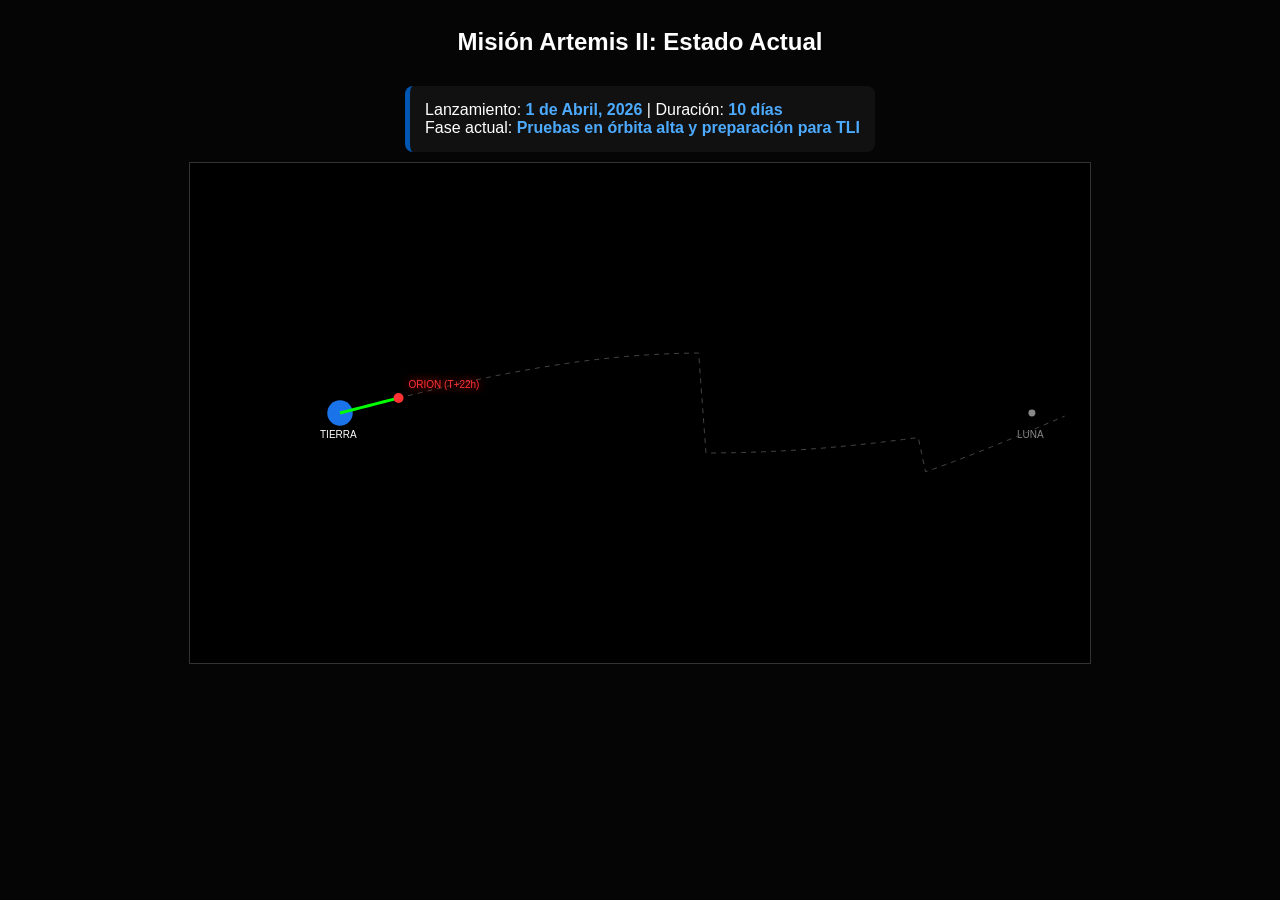
<file: gemini_fast-web/index.html>
<!DOCTYPE html>
<html>
<head>
    <title>Artemis II - Trayectoria en Tiempo Real</title>
    <style>
        body { background: #050505; color: white; font-family: sans-serif; display: flex; flex-direction: column; align-items: center; }
        canvas { border: 1px solid #333; background: black; cursor: crosshair; }
        .info { margin: 10px; padding: 15px; background: #111; border-radius: 8px; border-left: 5px solid #0056b3; }
        b { color: #4dabff; }
    </style>
</head>
<body>
    <h2>Misión Artemis II: Estado Actual</h2>
    <div class="info">
        Lanzamiento: <b>1 de Abril, 2026</b> | Duración: <b>10 días</b><br>
        Fase actual: <b>Pruebas en órbita alta y preparación para TLI</b>
    </div>
    <canvas id="artemisCanvas" width="900" height="500"></canvas>

    <script>
        const canvas = document.getElementById('artemisCanvas');
        const ctx = canvas.getContext('2d');

        // Escalas reales (en km)
        const DISTANCIA_TIERRA_LUNA = 384400;
        const RADIO_TIERRA = 6371;
        const RADIO_LUNA = 1737;
        
        // Configuración de vista (píxeles)
        const offsetX = 150;
        const offsetY = 250;
        const escala = 1.8; // px por cada 1000km aprox

        function draw() {
            ctx.clearRect(0, 0, canvas.width, canvas.height);

            // 1. Dibujar Tierra
            ctx.beginPath();
            ctx.arc(offsetX, offsetY, RADIO_TIERRA / 500, 0, Math.PI * 2);
            ctx.fillStyle = "#1a73e8";
            ctx.fill();
            ctx.fillStyle = "white";
            ctx.fillText("TIERRA", offsetX - 20, offsetY + 25);

            // 2. Dibujar Luna
            const lunaX = offsetX + (DISTANCIA_TIERRA_LUNA / 1000) * escala;
            ctx.beginPath();
            ctx.arc(lunaX, offsetY, RADIO_LUNA / 500, 0, Math.PI * 2);
            ctx.fillStyle = "#888";
            ctx.fill();
            ctx.fillText("LUNA", lunaX - 15, offsetY + 25);

            // 3. Generar Trayectoria Teórica (Figura en 8)
            const puntos = [];
            for (let t = 0; t <= 1; t += 0.01) {
                // Curva simplificada de retorno libre
                let x = offsetX + (t * (lunaX - offsetX + 40));
                let y = offsetY + Math.sin(t * Math.PI) * (t < 0.5 ? -60 : 40);
                if (t > 0.8) y = offsetY + Math.sin(t * Math.PI) * 100; // Curva de retorno
                puntos.push({x, y});
            }

            // 2.2 Dibujar trayectoria completa
            ctx.beginPath();
            ctx.setLineDash([5, 5]);
            ctx.strokeStyle = "#444";
            ctx.lineWidth = 1;
            ctx.moveTo(puntos[0].x, puntos[0].y);
            for(let p of puntos) ctx.lineTo(p.x, p.y);
            ctx.stroke();
            ctx.setLineDash([]);

            // 2.3 Trayectoria recorrida (Simulación 24h de viaje = ~10% del camino)
            const progresoActual = 0.08; 
            ctx.beginPath();
            ctx.strokeStyle = "#00ff00";
            ctx.lineWidth = 3;
            ctx.moveTo(puntos[0].x, puntos[0].y);
            const numPuntosRecorridos = Math.floor(puntos.length * progresoActual);
            for(let i=0; i <= numPuntosRecorridos; i++) {
                ctx.lineTo(puntos[i].x, puntos[i].y);
            }
            ctx.stroke();

            // 2.4 Punto actual de la cápsula
            const actual = puntos[numPuntosRecorridos];
            ctx.beginPath();
            ctx.arc(actual.x, actual.y, 5, 0, Math.PI * 2);
            ctx.fillStyle = "#ff3333";
            ctx.fill();
            ctx.shadowBlur = 10;
            ctx.shadowColor = "red";
            ctx.fillText("ORION (T+22h)", actual.x + 10, actual.y - 10);
        }

        draw();
    </script>
</body>
</html>
</file>
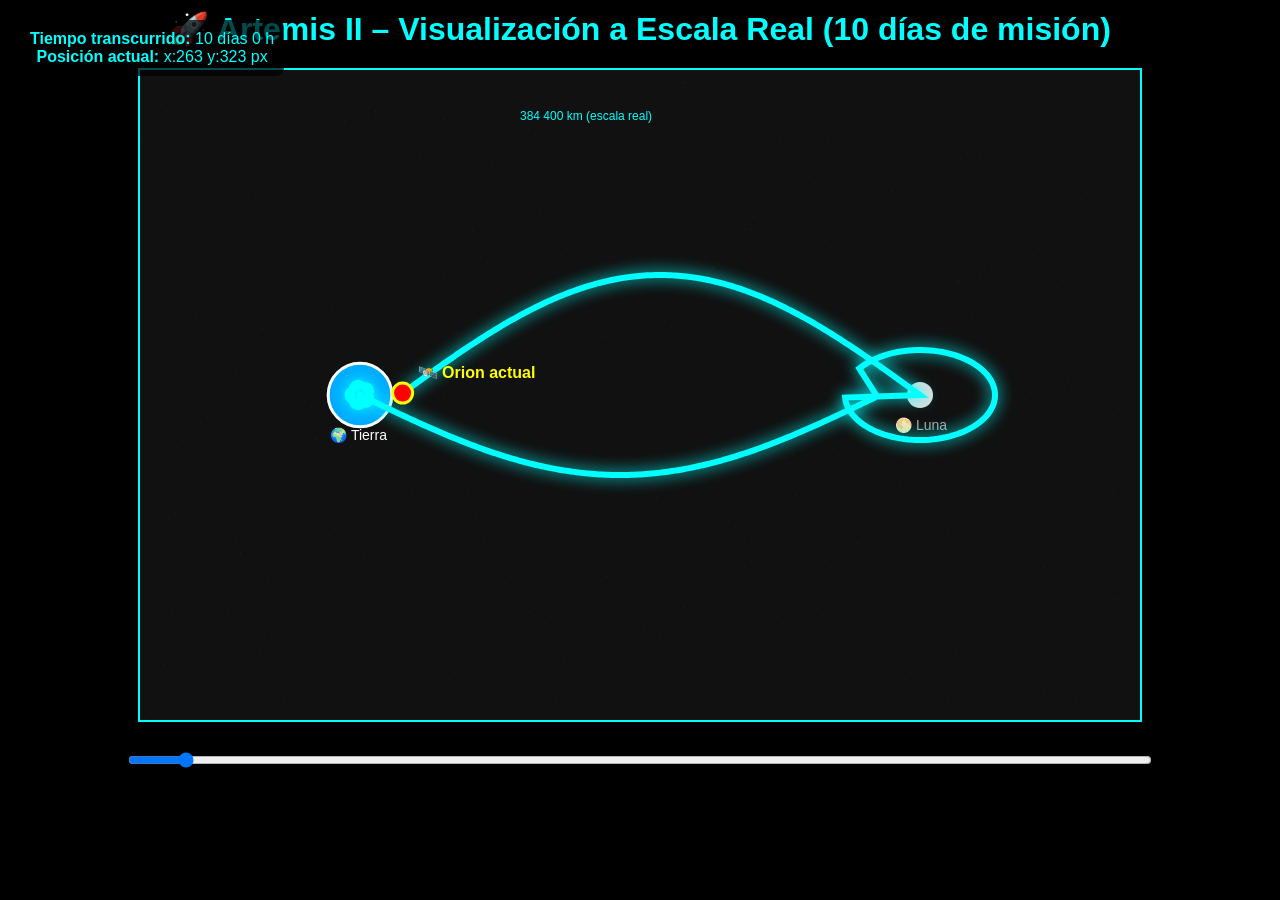
<file: grok_expert-web/index.html>
<!DOCTYPE html>
<html lang="es">
<head>
  <meta charset="UTF-8">
  <title>Artemis II - Trayectoria a Escala Real (Live)</title>
  <style>
    body { margin:0; background:#000; color:#0ff; font-family:Arial, sans-serif; text-align:center; }
    canvas { border:2px solid #0ff; margin:20px auto; display:block; background:#111; }
    h1 { margin:10px; }
    .info { position:absolute; top:20px; left:20px; background:rgba(0,0,0,0.7); padding:10px; border-radius:8px; }
  </style>
</head>
<body>
  <h1>🚀 Artemis II – Visualización a Escala Real (10 días de misión)</h1>
  <div class="info">
    <strong>Tiempo transcurrido:</strong> <span id="time">0 días 0 h</span><br>
    <strong>Posición actual:</strong> <span id="pos">—</span>
  </div>
  <canvas id="canvas" width="1000" height="650"></canvas>
  <input type="range" id="slider" min="0" max="100" value="5" style="width:80%;margin:10px;">

  <script>
    const canvas = document.getElementById('canvas');
    const ctx = canvas.getContext('2d');
    const slider = document.getElementById('slider');
    let progress = 5; // % de la misión (0-100)

    // Fechas reales de la misión
    const launchDate = new Date('2026-04-01T22:35:00Z');

    // Escala real (1 px ≈ 800 km)
    const SCALE = 800; // km por píxel
    const EARTH_X = 220;
    const EARTH_Y = 325;
    const MOON_X = 780;
    const MOON_Y = 325;
    const EARTH_RADIUS_KM = 6371;
    const MOON_RADIUS_KM = 1737;
    const EARTH_MOON_DIST_KM = 384400;

    // Trayectoria completa (puntos en km relativos a Tierra; aproximación realista free-return)
    let trajectory = [];
    function generateTrajectory() {
      trajectory = [];
      // Fase 1: órbitas terrestres iniciales (primeras ~24 h)
      for (let i = 0; i < 120; i++) {
        const angle = i * 0.12;
        const r = 8000 + Math.sin(i * 0.3) * 2000; // ~8000 km altitud media
        trajectory.push({
          x: EARTH_X + (r / SCALE) * Math.cos(angle),
          y: EARTH_Y + (r / SCALE) * Math.sin(angle)
        });
      }
      // Fase 2: inyección translunar + viaje a la Luna (~3 días)
      for (let i = 0; i < 180; i++) {
        const t = i / 180;
        const x = EARTH_X + (t * 520);
        const y = EARTH_Y + Math.sin(t * Math.PI) * 80;
        trajectory.push({ x, y });
      }
      // Fase 3: flyby lunar (giro alrededor de la Luna)
      for (let i = 0; i < 100; i++) {
        const angle = Math.PI * 1.2 + (i / 100) * Math.PI * 1.8;
        const r = 60000 / SCALE;
        trajectory.push({
          x: MOON_X + r * Math.cos(angle),
          y: MOON_Y + r * Math.sin(angle) * 0.6
        });
      }
      // Fase 4: regreso a Tierra (~4-5 días)
      for (let i = 0; i < 200; i++) {
        const t = i / 200;
        const x = MOON_X - (t * 520);
        const y = MOON_Y - Math.sin(t * Math.PI) * 120;
        trajectory.push({ x, y });
      }
    }

    function draw() {
      ctx.clearRect(0, 0, canvas.width, canvas.height);

      // Fondo estrellas
      ctx.fillStyle = '#222';
      for (let i = 0; i < 300; i++) {
        const x = Math.random() * canvas.width;
        const y = Math.random() * canvas.height;
        ctx.fillRect(x, y, 1, 1);
      }

      // Tierra (escala real)
      ctx.fillStyle = '#00aaff';
      ctx.beginPath();
      ctx.arc(EARTH_X, EARTH_Y, EARTH_RADIUS_KM / SCALE * 4, 0, Math.PI * 2); // radio exagerado x4 para visibilidad
      ctx.fill();
      ctx.strokeStyle = '#fff';
      ctx.lineWidth = 3;
      ctx.stroke();
      ctx.fillStyle = '#fff';
      ctx.font = '14px Arial';
      ctx.fillText('🌍 Tierra', EARTH_X - 30, EARTH_Y + 45);

      // Luna (escala real)
      ctx.fillStyle = '#ddd';
      ctx.beginPath();
      ctx.arc(MOON_X, MOON_Y, MOON_RADIUS_KM / SCALE * 6, 0, Math.PI * 2);
      ctx.fill();
      ctx.fillStyle = '#aaa';
      ctx.fillText('🌕 Luna', MOON_X - 25, MOON_Y + 35);

      // Trayectoria completa (línea fina gris)
      ctx.strokeStyle = '#555';
      ctx.lineWidth = 2;
      ctx.beginPath();
      ctx.moveTo(trajectory[0].x, trajectory[0].y);
      for (let p of trajectory) ctx.lineTo(p.x, p.y);
      ctx.stroke();

      // Calcular índice actual según slider o tiempo real
      const now = new Date();
      let missionProgress = (now - launchDate) / (10 * 24 * 60 * 60 * 1000); // 10 días total
      missionProgress = Math.max(0, Math.min(1, missionProgress));
      const currentIndex = Math.floor(missionProgress * (trajectory.length - 1));

      // Recorrido actual (línea más gruesa y azul neón)
      ctx.strokeStyle = '#00ffff';
      ctx.lineWidth = 6;
      ctx.shadowBlur = 15;
      ctx.shadowColor = '#00ffff';
      ctx.beginPath();
      ctx.moveTo(trajectory[0].x, trajectory[0].y);
      for (let i = 0; i <= currentIndex; i++) {
        ctx.lineTo(trajectory[i].x, trajectory[i].y);
      }
      ctx.stroke();
      ctx.shadowBlur = 0;

      // Punto actual (círculo rojo brillante)
      const currentPoint = trajectory[Math.min(currentIndex, trajectory.length - 1)];
      ctx.fillStyle = '#ff0000';
      ctx.beginPath();
      ctx.arc(currentPoint.x, currentPoint.y, 10, 0, Math.PI * 2);
      ctx.fill();
      ctx.strokeStyle = '#ffff00';
      ctx.lineWidth = 3;
      ctx.stroke();

      // Etiqueta "Orion actual"
      ctx.fillStyle = '#ffff00';
      ctx.font = 'bold 16px Arial';
      ctx.fillText('🛰️ Orion actual', currentPoint.x + 15, currentPoint.y - 15);

      // Distancia aproximada Tierra-Luna (solo visual)
      ctx.fillStyle = '#0ff';
      ctx.font = '12px Arial';
      ctx.fillText('384 400 km (escala real)', 380, 50);

      // Actualizar info
      const days = Math.floor(missionProgress * 10);
      const hours = Math.floor(((missionProgress * 10) % 1) * 24);
      document.getElementById('time').textContent = `${days} días ${hours} h`;
      document.getElementById('pos').textContent = `x:${currentPoint.x.toFixed(0)} y:${currentPoint.y.toFixed(0)} px`;
    }

    // Inicializar
    generateTrajectory();
    setInterval(() => {
      progress = slider.value;
      draw();
    }, 100);

    slider.addEventListener('input', () => draw());
    window.onload = draw; // primer dibujo
  </script>
</body>
</html>
</file>
<file: claude-antigravity/style.css>
/* ===== Reset & Base ===== */
*, *::before, *::after {
    margin: 0;
    padding: 0;
    box-sizing: border-box;
}

:root {
    --bg-primary: #0a0e1a;
    --bg-secondary: #111827;
    --bg-card: rgba(17, 24, 39, 0.85);
    --bg-card-hover: rgba(30, 41, 59, 0.9);
    --text-primary: #e2e8f0;
    --text-secondary: #94a3b8;
    --text-muted: #64748b;
    --accent-blue: #38bdf8;
    --accent-cyan: #22d3ee;
    --accent-gold: #fbbf24;
    --accent-orange: #fb923c;
    --accent-green: #4ade80;
    --accent-red: #f87171;
    --accent-purple: #a78bfa;
    --earth-blue: #4a9eff;
    --moon-gray: #b0b0b0;
    --trajectory-future: rgba(100, 116, 139, 0.5);
    --trajectory-past: #38bdf8;
    --border-color: rgba(148, 163, 184, 0.15);
    --glow-blue: 0 0 20px rgba(56, 189, 248, 0.3);
    --glow-gold: 0 0 20px rgba(251, 191, 36, 0.3);
    --font-sans: 'Inter', system-ui, -apple-system, sans-serif;
    --font-mono: 'JetBrains Mono', 'Fira Code', monospace;
}

body {
    font-family: var(--font-sans);
    background: var(--bg-primary);
    color: var(--text-primary);
    overflow: hidden;
    height: 100vh;
    height: 100dvh;
    width: 100vw;
}

#app {
    display: flex;
    flex-direction: column;
    height: 100vh;
    height: 100dvh;
    width: 100vw;
}

/* ===== Header ===== */
header {
    display: flex;
    justify-content: space-between;
    align-items: center;
    padding: 0.6rem 1.5rem;
    background: linear-gradient(180deg, rgba(17, 24, 39, 0.95) 0%, rgba(10, 14, 26, 0.9) 100%);
    border-bottom: 1px solid var(--border-color);
    z-index: 100;
    backdrop-filter: blur(12px);
    flex-shrink: 0;
}

.mission-badge {
    display: flex;
    align-items: center;
    gap: 0.75rem;
}

.badge-icon {
    font-size: 1.8rem;
    color: var(--accent-gold);
    text-shadow: var(--glow-gold);
    line-height: 1;
}

header h1 {
    font-size: 1.15rem;
    font-weight: 800;
    letter-spacing: 0.15em;
    background: linear-gradient(135deg, var(--accent-gold), var(--accent-orange));
    -webkit-background-clip: text;
    -webkit-text-fill-color: transparent;
    background-clip: text;
    line-height: 1.2;
}

.subtitle {
    font-size: 0.7rem;
    color: var(--text-secondary);
    font-weight: 400;
    letter-spacing: 0.03em;
}

.header-right {
    display: flex;
    align-items: center;
    gap: 1.25rem;
}

.live-indicator {
    display: flex;
    align-items: center;
    gap: 0.5rem;
    font-size: 0.7rem;
    font-weight: 700;
    letter-spacing: 0.1em;
    color: var(--accent-green);
    padding: 0.3rem 0.65rem;
    border-radius: 999px;
    border: 1px solid rgba(74, 222, 128, 0.3);
    background: rgba(74, 222, 128, 0.08);
}

.live-indicator.inactive {
    color: var(--text-muted);
    border-color: var(--border-color);
    background: rgba(100, 116, 139, 0.08);
}

.live-indicator.inactive .live-dot {
    background: var(--text-muted);
    animation: none;
}

.live-dot {
    width: 7px;
    height: 7px;
    border-radius: 50%;
    background: var(--accent-green);
    animation: pulse 1.5s ease-in-out infinite;
}

@keyframes pulse {
    0%, 100% { opacity: 1; box-shadow: 0 0 0 0 rgba(74, 222, 128, 0.5); }
    50% { opacity: 0.6; box-shadow: 0 0 0 4px rgba(74, 222, 128, 0); }
}

.data-source {
    font-size: 0.65rem;
    color: var(--text-muted);
    font-family: var(--font-mono);
}

/* ===== Main canvas area ===== */
main {
    position: relative;
    flex: 1;
    overflow: hidden;
    background: radial-gradient(ellipse at center, #0f172a 0%, #0a0e1a 70%);
}

#trajectoryCanvas {
    display: block;
    width: 100%;
    height: 100%;
    cursor: grab;
}

#trajectoryCanvas:active {
    cursor: grabbing;
}

/* ===== Info Panel ===== */
.info-panel {
    position: absolute;
    top: 0.75rem;
    left: 50%;
    transform: translateX(-50%);
    z-index: 10;
    pointer-events: none;
    width: max-content;
    max-width: 98%;
}

.info-row {
    display: flex;
    gap: 0.5rem;
    flex-wrap: wrap;
    justify-content: center;
}

.info-row-mobile {
    display: none;
}

.info-card {
    background: var(--bg-card);
    border: 1px solid var(--border-color);
    border-radius: 8px;
    padding: 0.45rem 0.8rem;
    backdrop-filter: blur(16px);
    min-width: 130px;
    text-align: center;
    pointer-events: auto;
    transition: background 0.2s;
}

.info-card:hover {
    background: var(--bg-card-hover);
}

.info-label {
    display: block;
    font-size: 0.6rem;
    color: var(--text-muted);
    text-transform: uppercase;
    letter-spacing: 0.06em;
    font-weight: 500;
    margin-bottom: 0.15rem;
}

.info-value {
    display: block;
    font-size: 0.95rem;
    font-weight: 700;
    font-family: var(--font-mono);
    color: var(--accent-cyan);
    letter-spacing: 0.02em;
}

.phase-value {
    font-size: 0.8rem;
    font-family: var(--font-sans);
    color: var(--accent-gold);
}

.progress-bar {
    margin-top: 0.25rem;
    height: 3px;
    background: rgba(100, 116, 139, 0.2);
    border-radius: 2px;
    overflow: hidden;
}

.progress-fill {
    height: 100%;
    background: linear-gradient(90deg, var(--accent-blue), var(--accent-cyan));
    border-radius: 2px;
    width: 0%;
    transition: width 0.5s ease;
}

/* ===== Controls ===== */
.controls {
    position: absolute;
    top: 50%;
    right: 1rem;
    transform: translateY(-50%);
    display: flex;
    flex-direction: column;
    gap: 0.35rem;
    z-index: 10;
}

.ctrl-btn {
    width: 36px;
    height: 36px;
    border-radius: 8px;
    border: 1px solid var(--border-color);
    background: var(--bg-card);
    color: var(--text-primary);
    font-size: 1.1rem;
    cursor: pointer;
    display: flex;
    align-items: center;
    justify-content: center;
    backdrop-filter: blur(12px);
    transition: all 0.15s;
    font-family: var(--font-sans);
}

.ctrl-btn:hover {
    background: var(--bg-card-hover);
    border-color: var(--accent-blue);
    color: var(--accent-blue);
}

.ctrl-btn.text-btn {
    font-size: 0.7rem;
    font-weight: 700;
    letter-spacing: 0.05em;
}

.ctrl-separator {
    height: 1px;
    background: var(--border-color);
    margin: 0.15rem 0;
}

/* ===== Scale Indicator ===== */
.scale-indicator {
    position: absolute;
    bottom: 4rem;
    left: 1rem;
    display: flex;
    align-items: center;
    gap: 0.5rem;
    z-index: 10;
    opacity: 0.7;
}

.scale-bar {
    width: 80px;
    height: 2px;
    background: var(--text-secondary);
    position: relative;
}

.scale-bar::before,
.scale-bar::after {
    content: '';
    position: absolute;
    width: 2px;
    height: 8px;
    background: var(--text-secondary);
    top: -3px;
}

.scale-bar::before { left: 0; }
.scale-bar::after { right: 0; }

#scaleLabel {
    font-size: 0.65rem;
    font-family: var(--font-mono);
    color: var(--text-secondary);
}

/* ===== Legend ===== */
.legend {
    position: absolute;
    bottom: 4rem;
    right: 1rem;
    display: flex;
    flex-direction: column;
    gap: 0.3rem;
    z-index: 10;
    background: var(--bg-card);
    border: 1px solid var(--border-color);
    border-radius: 8px;
    padding: 0.6rem 0.8rem;
    backdrop-filter: blur(16px);
}

.legend-item {
    display: flex;
    align-items: center;
    gap: 0.5rem;
    font-size: 0.65rem;
    color: var(--text-secondary);
}

.legend-line {
    display: inline-block;
    width: 20px;
    height: 2px;
    border-radius: 1px;
}

.legend-line.future {
    background: var(--trajectory-future);
    border: 1px dashed var(--text-muted);
    height: 0;
}

.legend-line.completed {
    background: var(--trajectory-past);
    height: 3px;
    box-shadow: 0 0 6px rgba(56, 189, 248, 0.4);
}

.legend-dot {
    display: inline-block;
    width: 10px;
    height: 10px;
    border-radius: 50%;
}

.legend-dot.orion {
    background: var(--accent-gold);
    box-shadow: 0 0 8px rgba(251, 191, 36, 0.5);
}

.legend-dot.moon-legend {
    background: var(--moon-gray);
}

.legend-dot.earth-legend {
    background: var(--earth-blue);
}

/* ===== Toggle Switch ===== */
.legend-toggle {
    display: flex;
    align-items: center;
    gap: 0.5rem;
    cursor: pointer;
    user-select: none;
    padding: 0.1rem 0;
}

.legend-toggle input[type="checkbox"] {
    display: none;
}

.toggle-switch {
    position: relative;
    width: 30px;
    height: 16px;
    background: rgba(100, 116, 139, 0.3);
    border-radius: 999px;
    border: 1px solid rgba(100, 116, 139, 0.3);
    transition: all 0.25s ease;
    flex-shrink: 0;
}

.toggle-switch::after {
    content: '';
    position: absolute;
    top: 2px;
    left: 2px;
    width: 10px;
    height: 10px;
    border-radius: 50%;
    background: var(--text-muted);
    transition: all 0.25s ease;
}

.legend-toggle input:checked + .toggle-switch {
    background: rgba(167, 139, 250, 0.3);
    border-color: rgba(167, 139, 250, 0.5);
}

.legend-toggle input:checked + .toggle-switch::after {
    left: 16px;
    background: var(--accent-purple);
    box-shadow: 0 0 6px rgba(167, 139, 250, 0.5);
}

.toggle-label {
    font-size: 0.65rem;
    color: var(--text-secondary);
    font-weight: 500;
    transition: color 0.2s;
}

.legend-toggle input:checked ~ .toggle-label {
    color: var(--accent-purple);
}

/* Warm toggle variant for gravity field */
.legend-toggle input:checked + .toggle-switch-warm {
    background: rgba(251, 191, 36, 0.3);
    border-color: rgba(251, 191, 36, 0.5);
}

.legend-toggle input:checked + .toggle-switch-warm::after {
    left: 16px;
    background: var(--accent-gold);
    box-shadow: 0 0 6px rgba(251, 191, 36, 0.5);
}

#gravFieldToggle input:checked ~ .toggle-label {
    color: var(--accent-gold);
}

.legend-separator {
    height: 1px;
    background: var(--border-color);
    margin: 0.15rem 0;
}

/* ===== Time Control ===== */
.time-control {
    position: absolute;
    bottom: 0;
    left: 0;
    right: 0;
    display: flex;
    align-items: center;
    gap: 0.75rem;
    padding: 0.6rem 1.5rem;
    padding-bottom: calc(0.6rem + env(safe-area-inset-bottom, 0px));
    background: linear-gradient(0deg, rgba(10, 14, 26, 0.95) 0%, rgba(10, 14, 26, 0.8) 100%);
    border-top: 1px solid var(--border-color);
    backdrop-filter: blur(12px);
    z-index: 10;
}

/* ===== Play Button ===== */
.btn-play {
    width: 32px;
    height: 32px;
    border-radius: 50%;
    font-size: 0.8rem;
    flex-shrink: 0;
    transition: all 0.2s;
    padding: 0;
}

.btn-play.playing {
    background: rgba(74, 222, 128, 0.15);
    border-color: rgba(74, 222, 128, 0.5);
    color: var(--accent-green);
    box-shadow: 0 0 12px rgba(74, 222, 128, 0.2);
}

.time-label {
    font-size: 0.65rem;
    color: var(--text-muted);
    white-space: nowrap;
    font-weight: 500;
}

#timeSlider {
    flex: 1;
    -webkit-appearance: none;
    appearance: none;
    height: 4px;
    border-radius: 2px;
    background: linear-gradient(90deg, var(--accent-blue), var(--trajectory-future));
    outline: none;
    cursor: pointer;
}

#timeSlider::-webkit-slider-thumb {
    -webkit-appearance: none;
    width: 14px;
    height: 14px;
    border-radius: 50%;
    background: var(--accent-cyan);
    border: 2px solid var(--bg-primary);
    box-shadow: 0 0 8px rgba(34, 211, 238, 0.5);
    cursor: pointer;
    transition: transform 0.1s;
}

#timeSlider::-webkit-slider-thumb:hover {
    transform: scale(1.3);
}

#timeSlider::-moz-range-thumb {
    width: 14px;
    height: 14px;
    border-radius: 50%;
    background: var(--accent-cyan);
    border: 2px solid var(--bg-primary);
    box-shadow: 0 0 8px rgba(34, 211, 238, 0.5);
    cursor: pointer;
}

.time-display {
    font-size: 0.7rem;
    font-family: var(--font-mono);
    color: var(--accent-cyan);
    white-space: nowrap;
    min-width: 140px;
}

.btn-live {
    font-size: 0.65rem;
    font-weight: 700;
    letter-spacing: 0.05em;
    color: var(--accent-green);
    background: rgba(74, 222, 128, 0.1);
    border: 1px solid rgba(74, 222, 128, 0.3);
    border-radius: 6px;
    padding: 0.3rem 0.6rem;
    cursor: pointer;
    white-space: nowrap;
    transition: all 0.15s;
}

.btn-live:hover {
    background: rgba(74, 222, 128, 0.2);
    border-color: var(--accent-green);
}

.btn-live.active {
    color: var(--text-muted);
    border-color: var(--border-color);
    background: transparent;
}

/* ===== Stars background (drawn on canvas) ===== */

/* ===== Mobile Info Strip ===== */
.info-strip {
    display: flex;
    align-items: center;
    gap: 0.35rem;
    background: var(--bg-card);
    border: 1px solid var(--border-color);
    border-radius: 8px;
    padding: 0.35rem 0.6rem;
    backdrop-filter: blur(16px);
    pointer-events: auto;
}

.info-strip-item {
    display: flex;
    flex-direction: column;
    align-items: center;
    gap: 0.05rem;
    min-width: 0;
}

.info-strip-label {
    font-size: 0.5rem;
    color: var(--text-muted);
    text-transform: uppercase;
    letter-spacing: 0.04em;
    font-weight: 500;
    line-height: 1;
}

.info-strip-value {
    font-size: 0.65rem;
    font-weight: 700;
    font-family: var(--font-mono);
    color: var(--accent-cyan);
    letter-spacing: 0.01em;
    white-space: nowrap;
    line-height: 1.1;
}

.info-strip-sep {
    color: var(--border-color);
    font-size: 0.7rem;
    line-height: 1;
    flex-shrink: 0;
}

.info-strip-progress {
    display: flex;
    align-items: center;
    gap: 0.4rem;
    background: var(--bg-card);
    border: 1px solid var(--border-color);
    border-radius: 8px;
    padding: 0.3rem 0.6rem;
    backdrop-filter: blur(16px);
    pointer-events: auto;
}

.info-strip-progress .progress-bar {
    width: 50px;
    margin-top: 0;
}

/* ===== Responsive ===== */
@media (max-width: 768px) {
    header {
        padding: 0.4rem 0.6rem;
    }
    
    header h1 {
        font-size: 0.85rem;
    }

    .subtitle {
        font-size: 0.6rem;
    }

    .badge-icon {
        font-size: 1.4rem;
    }

    .data-source {
        display: none;
    }

    .info-row-desktop {
        display: none;
    }

    .info-row-mobile {
        display: flex;
        flex-direction: column;
        align-items: center;
        gap: 0.3rem;
    }

    .info-panel {
        top: 0.4rem;
    }
    
    .legend {
        display: none;
    }
    
    .scale-indicator {
        bottom: 3.5rem;
    }

    .time-control {
        padding: 0.45rem 0.6rem;
        padding-bottom: calc(0.45rem + env(safe-area-inset-bottom, 0px));
        gap: 0.4rem;
    }

    .time-label {
        display: none;
    }

    .time-display {
        font-size: 0.6rem;
        min-width: 100px;
    }

    .btn-live {
        font-size: 0.6rem;
        padding: 0.25rem 0.45rem;
    }

    .btn-play {
        width: 28px;
        height: 28px;
        font-size: 0.7rem;
    }

    .controls {
        right: 0.5rem;
    }

    .ctrl-btn {
        width: 32px;
        height: 32px;
    }
}
</file>
<file: gemini-antigravity/style.css>
:root {
    --bg-dark: #07090f;
    --panel-bg: rgba(14, 18, 30, 0.6);
    --panel-border: rgba(65, 87, 137, 0.3);
    --text-main: #f0f4ff;
    --text-muted: #8a9bbd;
    --accent-blue: #3273f6;
    --accent-cyan: #00e0ff;
    --accent-danger: #ff4757;
    --path-future: rgba(138, 155, 189, 0.3);
    --path-past: #00e0ff;
}

* {
    margin: 0;
    padding: 0;
    box-sizing: border-box;
}

body {
    font-family: 'Inter', sans-serif;
    background-color: var(--bg-dark);
    color: var(--text-main);
    overflow: hidden; /* Prevent scrolling, canvas handles everything */
}

#app {
    position: relative;
    width: 100vw;
    height: 100vh;
}

canvas#spaceMap {
    display: block;
    width: 100%;
    height: 100%;
    z-index: 1;
    cursor: grab;
}
canvas#spaceMap:active {
    cursor: grabbing;
}

/* Glassmorphism Panel */
.telemetry-panel {
    position: absolute;
    top: 2rem;
    left: 2rem;
    width: 380px;
    background: var(--panel-bg);
    backdrop-filter: blur(16px);
    -webkit-backdrop-filter: blur(16px);
    border: 1px solid var(--panel-border);
    border-radius: 16px;
    padding: 1.5rem;
    z-index: 10;
    box-shadow: 0 8px 32px 0 rgba(0, 0, 0, 0.5);
    display: flex;
    flex-direction: column;
    gap: 1.5rem;
    animation: slideIn 0.6s cubic-bezier(0.16, 1, 0.3, 1);
}

@keyframes slideIn {
    from { opacity: 0; transform: translateX(-20px); }
    to { opacity: 1; transform: translateX(0); }
}

.panel-header h1 {
    font-family: 'Space Grotesk', sans-serif;
    font-size: 2.2rem;
    font-weight: 700;
    margin-bottom: 0.2rem;
    background: linear-gradient(135deg, #fff, #8a9bbd);
    -webkit-background-clip: text;
    -webkit-text-fill-color: transparent;
}

.live-indicator {
    display: inline-flex;
    align-items: center;
    gap: 8px;
    font-size: 0.8rem;
    font-weight: 600;
    color: var(--accent-danger);
    margin-bottom: 0.5rem;
    letter-spacing: 1px;
}

.pulsing-dot {
    width: 8px;
    height: 8px;
    background-color: var(--accent-danger);
    border-radius: 50%;
    box-shadow: 0 0 0 0 rgba(255, 71, 87, 0.7);
    animation: pulse 1.5s infinite cubic-bezier(0.66, 0, 0, 1);
}

@keyframes pulse {
    to { box-shadow: 0 0 0 10px rgba(255, 71, 87, 0); }
}

.mission-status {
    color: var(--accent-cyan);
    font-family: 'Space Grotesk', monospace;
    font-size: 0.95rem;
}

.data-grid {
    display: flex;
    flex-direction: column;
    gap: 1rem;
}

.data-card {
    background: rgba(0, 0, 0, 0.2);
    border-radius: 8px;
    padding: 1rem;
    display: flex;
    flex-direction: column;
    border: 1px solid rgba(255, 255, 255, 0.05);
    transition: transform 0.2s, background 0.2s;
}

.data-card:hover {
    background: rgba(255, 255, 255, 0.03);
    transform: translateY(-2px);
}

.data-label {
    font-size: 0.75rem;
    font-weight: 600;
    color: var(--text-muted);
    letter-spacing: 1px;
    margin-bottom: 0.3rem;
}

.data-value {
    font-family: 'Space Grotesk', monospace;
    font-size: 1.6rem;
    font-weight: 700;
    color: #fff;
}

.unit {
    font-size: 0.9rem;
    font-weight: 400;
    color: var(--text-muted);
}

/* Progress Bar */
.progress-bar-container {
    height: 8px;
    background: rgba(255, 255, 255, 0.1);
    border-radius: 4px;
    margin: 0.5rem 0;
    overflow: hidden;
}

.progress-bar {
    height: 100%;
    width: 0%;
    background: linear-gradient(90deg, var(--accent-blue), var(--accent-cyan));
    border-radius: 4px;
    box-shadow: 0 0 8px var(--accent-blue);
    transition: width 1s linear;
}

.progress-stats {
    display: flex;
    justify-content: space-between;
    font-size: 0.8rem;
    color: var(--text-muted);
}

.info-footer {
    font-size: 0.75rem;
    color: var(--text-muted);
    text-align: center;
    border-top: 1px solid var(--panel-border);
    padding-top: 1rem;
}

.controls {
    display: flex;
    justify-content: center;
    gap: 8px;
    margin-top: 10px;
}

button {
    background: rgba(255, 255, 255, 0.05);
    border: 1px solid var(--panel-border);
    color: var(--text-main);
    padding: 6px 12px;
    border-radius: 6px;
    cursor: pointer;
    font-family: 'Inter', sans-serif;
    font-size: 0.8rem;
    transition: all 0.2s;
}

button:hover {
    background: rgba(255, 255, 255, 0.1);
    border-color: var(--accent-cyan);
    box-shadow: 0 0 8px rgba(0, 224, 255, 0.3);
}

@media (max-width: 768px) {
    .telemetry-panel {
        top: auto;
        bottom: 0;
        left: 0;
        width: 100%;
        border-radius: 20px 20px 0 0;
        padding: 1rem;
        max-height: 50vh;
        overflow-y: auto;
    }
}
</file>
